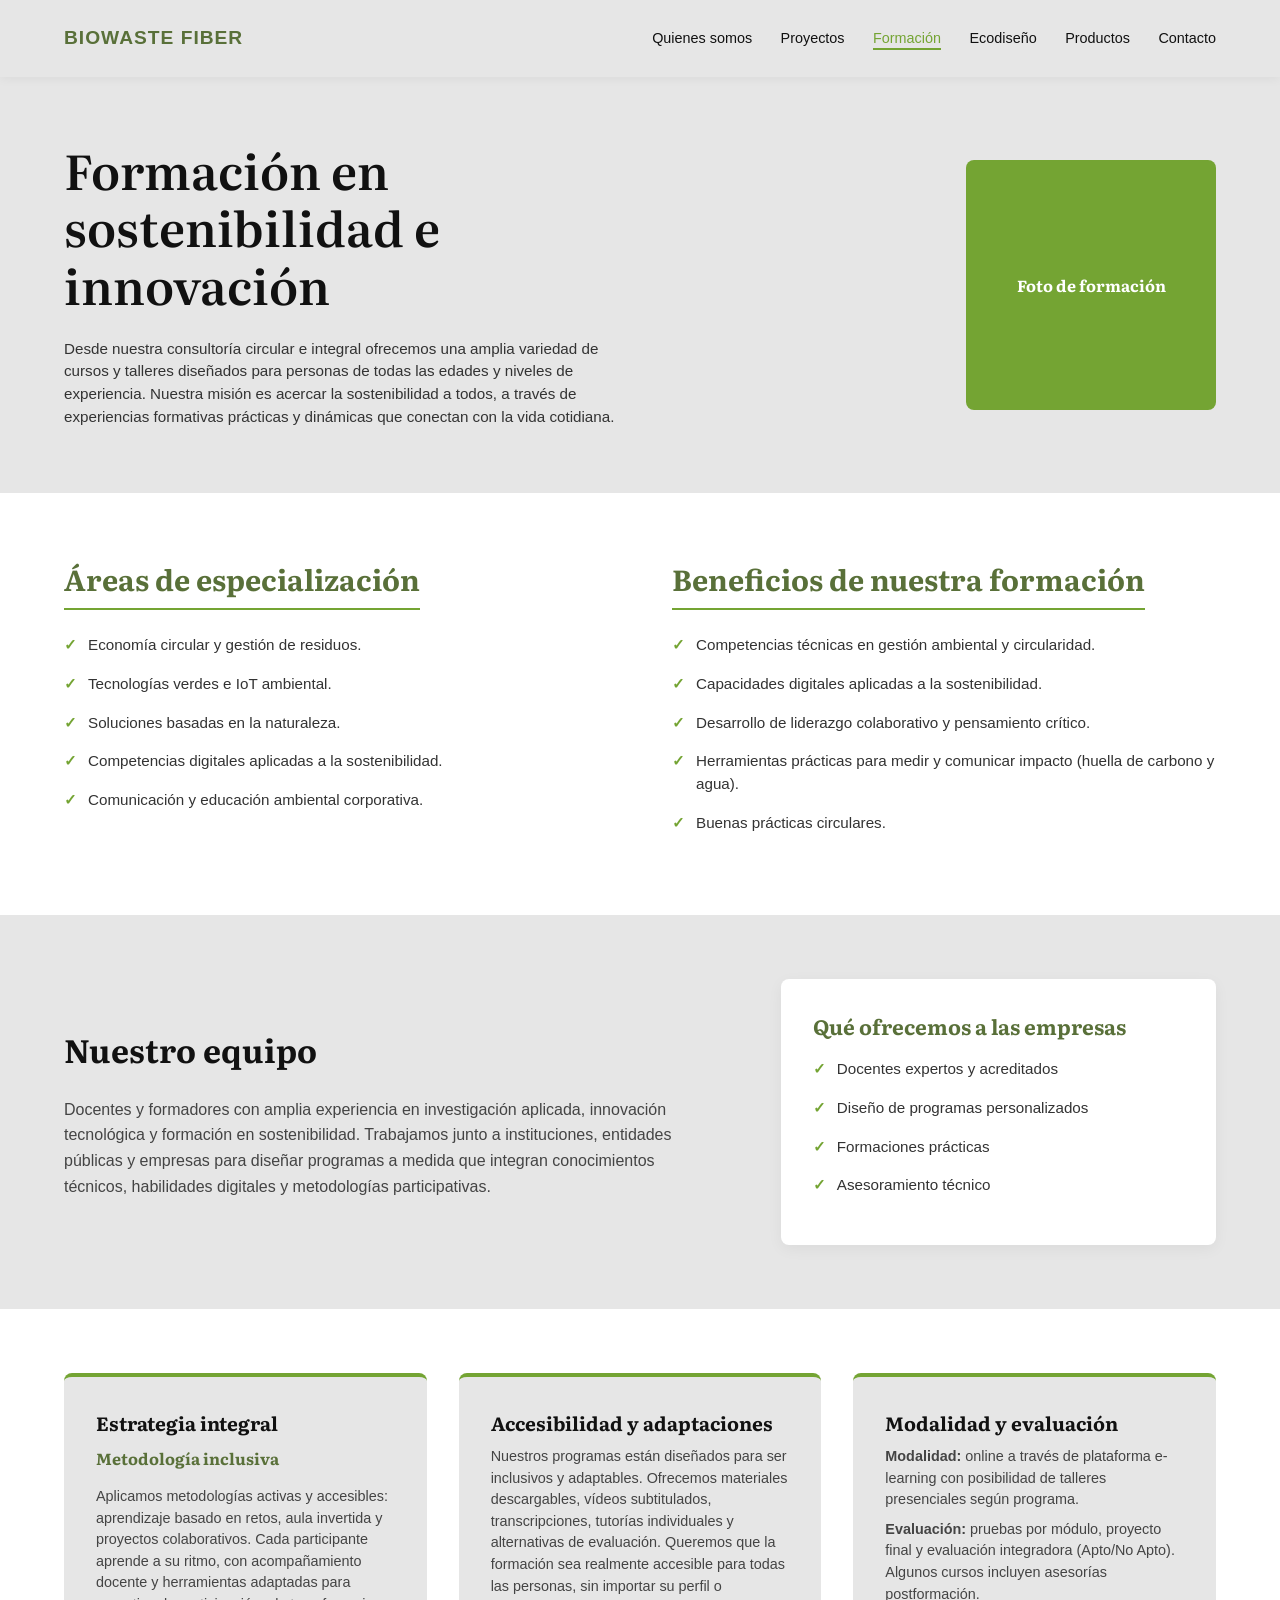
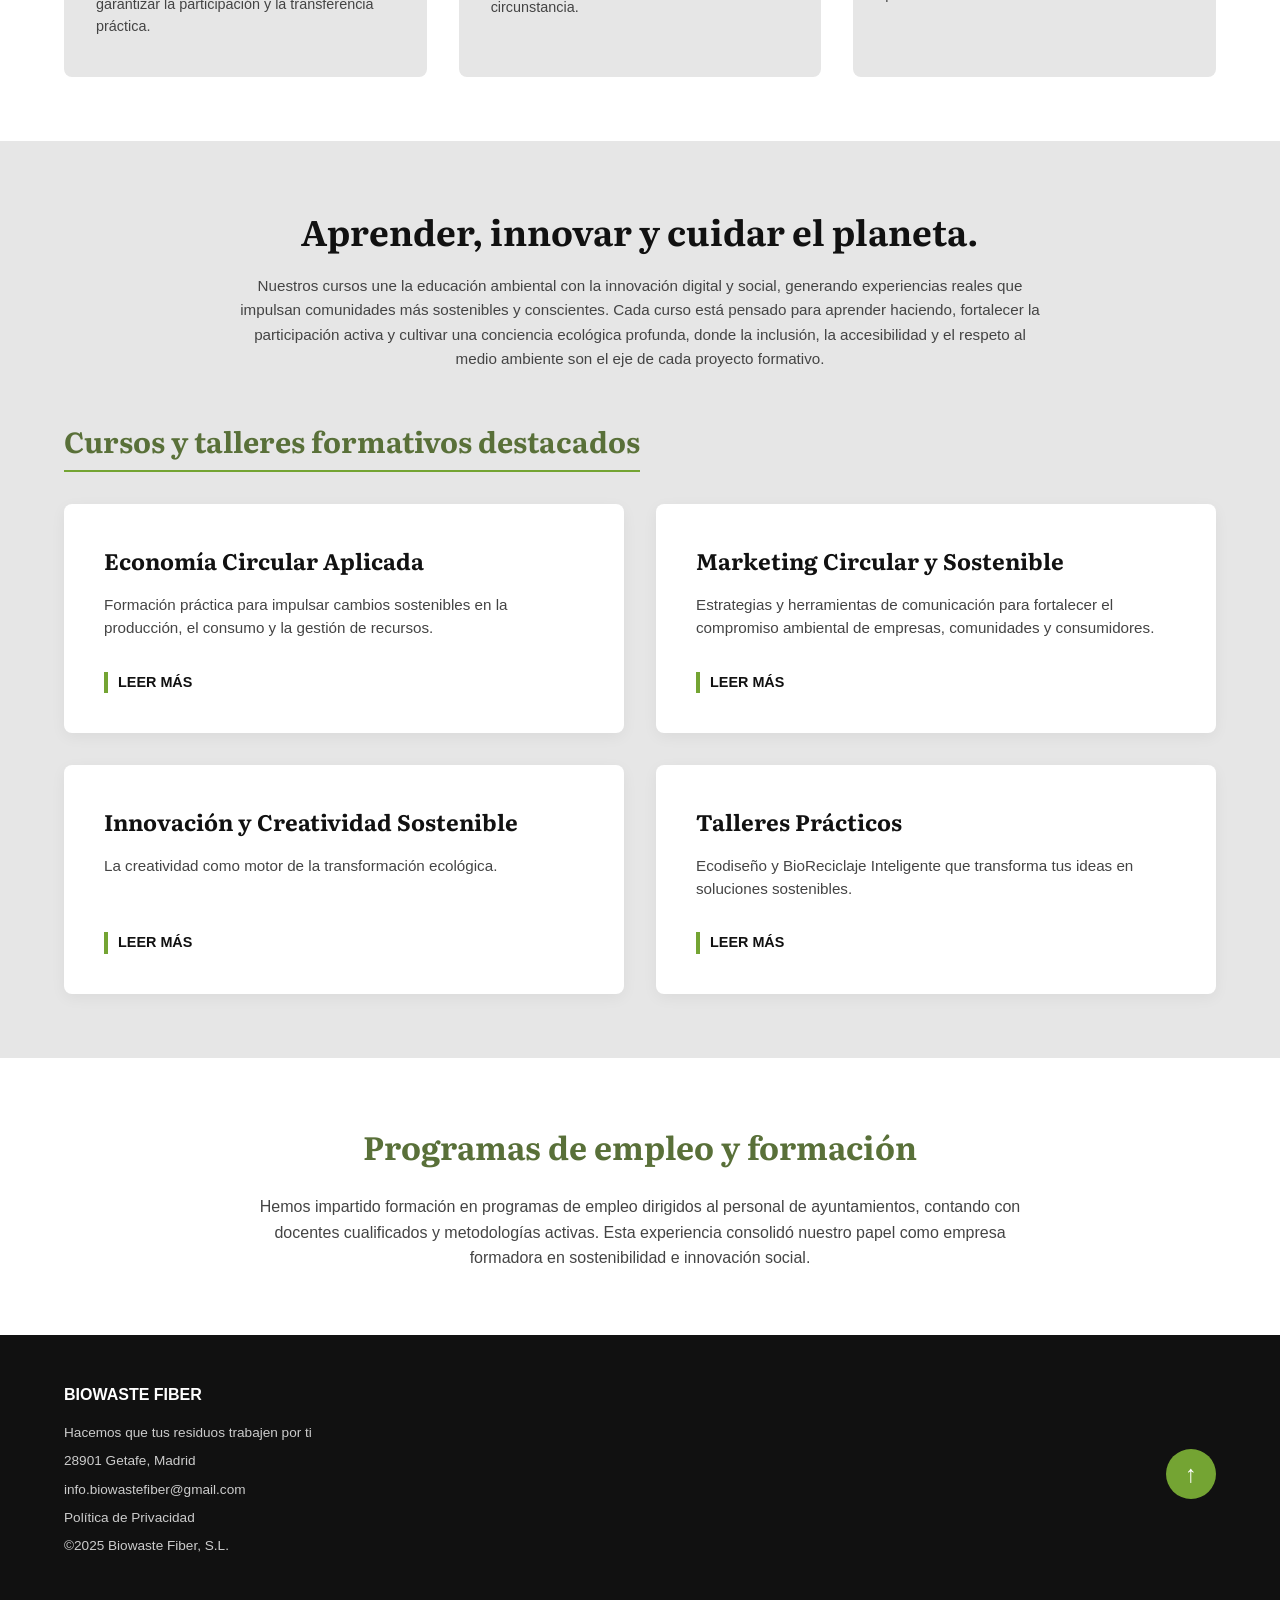
<file: formacion.html>
<!DOCTYPE html>
<html lang="es">
<head>
    <meta charset="UTF-8">
    <meta name="viewport" content="width=device-width, initial-scale=1.0">
    <title>Formación - Biowaste Fiber</title>
    <!-- Importación de fuentes -->
    <link rel="preconnect" href="https://fonts.googleapis.com">
    <link rel="preconnect" href="https://fonts.gstatic.com" crossorigin>
    <link href="https://fonts.googleapis.com/css2?family=Literata:opsz,wght@7..72,400;7..72,600&display=swap" rel="stylesheet">
    <!-- Ruta al CSS (asegúrate de que sea correcta) -->
    <link rel="stylesheet" href="css/style.css">
</head>
<body>

    <!-- Cabecera / Navegación (Sticky) -->
   <header class="header">
    <a href="index.html" class="logo">BIOWASTE FIBER</a>
    <nav class="nav">
        <a href="index.html">Quienes somos</a>
        <a href="proyectos.html">Proyectos</a>
        <a href="formacion.html" class="active">Formación</a>
        <a href="#">Ecodiseño</a>
        <a href="#">Productos</a>
        <a href="#">Contacto</a>
    </nav>
</header>

    <!-- Hero Section Formación -->
    <section class="hero training-hero">
        <div class="hero-content">
            <h1 class="fade-in-left">Formación en sostenibilidad e innovación</h1>
            <p class="fade-in-left delay-1">Desde nuestra consultoría circular e integral ofrecemos una amplia variedad de cursos y talleres diseñados para personas de todas las edades y niveles de experiencia. Nuestra misión es acercar la sostenibilidad a todos, a través de experiencias formativas prácticas y dinámicas que conectan con la vida cotidiana.</p>
        </div>
        <div class="hero-animation-container training-img-container">
            <!-- Marcador de posición para la imagen del hero de formación -->
            <div class="image-placeholder training-placeholder">Foto de formación</div>
        </div>
    </section>

    <!-- Áreas y Beneficios -->
    <section class="info-section">
        <div class="info-container">
            <div class="info-block">
                <h3>Áreas de especialización</h3>
                <ul class="bullet-list">
                    <li>Economía circular y gestión de residuos.</li>
                    <li>Tecnologías verdes e IoT ambiental.</li>
                    <li>Soluciones basadas en la naturaleza.</li>
                    <li>Competencias digitales aplicadas a la sostenibilidad.</li>
                    <li>Comunicación y educación ambiental corporativa.</li>
                </ul>
            </div>
            <div class="info-block">
                <h3>Beneficios de nuestra formación</h3>
                <ul class="bullet-list">
                    <li>Competencias técnicas en gestión ambiental y circularidad.</li>
                    <li>Capacidades digitales aplicadas a la sostenibilidad.</li>
                    <li>Desarrollo de liderazgo colaborativo y pensamiento crítico.</li>
                    <li>Herramientas prácticas para medir y comunicar impacto (huella de carbono y agua).</li>
                    <li>Buenas prácticas circulares.</li>
                </ul>
            </div>
        </div>
    </section>

    <!-- Nuestro Equipo y Oferta -->
    <section class="team-section">
        <div class="team-container">
            <div class="team-text">
                <h3>Nuestro equipo</h3>
                <p>Docentes y formadores con amplia experiencia en investigación aplicada, innovación tecnológica y formación en sostenibilidad. Trabajamos junto a instituciones, entidades públicas y empresas para diseñar programas a medida que integran conocimientos técnicos, habilidades digitales y metodologías participativas.</p>
            </div>
            <div class="team-offer">
                <h4>Qué ofrecemos a las empresas</h4>
                <ul class="bullet-list">
                    <li>Docentes expertos y acreditados</li>
                    <li>Diseño de programas personalizados</li>
                    <li>Formaciones prácticas</li>
                    <li>Asesoramiento técnico</li>
                </ul>
            </div>
        </div>
    </section>

    <!-- Metodología, Accesibilidad y Modalidad -->
    <section class="methodology-section">
        <div class="methodology-container">
            <div class="method-card">
                <h4>Estrategia integral</h4>
                <h5>Metodología inclusiva</h5>
                <p>Aplicamos metodologías activas y accesibles: aprendizaje basado en retos, aula invertida y proyectos colaborativos. Cada participante aprende a su ritmo, con acompañamiento docente y herramientas adaptadas para garantizar la participación y la transferencia práctica.</p>
            </div>
            <div class="method-card">
                <h4>Accesibilidad y adaptaciones</h4>
                <p>Nuestros programas están diseñados para ser inclusivos y adaptables. Ofrecemos materiales descargables, vídeos subtitulados, transcripciones, tutorías individuales y alternativas de evaluación. Queremos que la formación sea realmente accesible para todas las personas, sin importar su perfil o circunstancia.</p>
            </div>
            <div class="method-card">
                <h4>Modalidad y evaluación</h4>
                <p><strong>Modalidad:</strong> online a través de plataforma e-learning con posibilidad de talleres presenciales según programa.</p>
                <p><strong>Evaluación:</strong> pruebas por módulo, proyecto final y evaluación integradora (Apto/No Apto). Algunos cursos incluyen asesorías postformación.</p>
            </div>
        </div>
    </section>

    <!-- Cursos Destacados -->
    <section class="courses-section">
        <div class="courses-header">
            <h2>Aprender, innovar y cuidar el planeta.</h2>
            <p>Nuestros cursos une la educación ambiental con la innovación digital y social, generando experiencias reales que impulsan comunidades más sostenibles y conscientes. Cada curso está pensado para aprender haciendo, fortalecer la participación activa y cultivar una conciencia ecológica profunda, donde la inclusión, la accesibilidad y el respeto al medio ambiente son el eje de cada proyecto formativo.</p>
        </div>
        
        <h3 class="section-title">Cursos y talleres formativos destacados</h3>
        
        <div class="cards-grid">
            <div class="card">
                <h4>Economía Circular Aplicada</h4>
                <p>Formación práctica para impulsar cambios sostenibles en la producción, el consumo y la gestión de recursos.</p>
                <a href="#" class="read-more">LEER MÁS</a>
            </div>
            <div class="card">
                <h4>Marketing Circular y Sostenible</h4>
                <p>Estrategias y herramientas de comunicación para fortalecer el compromiso ambiental de empresas, comunidades y consumidores.</p>
                <a href="#" class="read-more">LEER MÁS</a>
            </div>
            <div class="card">
                <h4>Innovación y Creatividad Sostenible</h4>
                <p>La creatividad como motor de la transformación ecológica.</p>
                <a href="#" class="read-more">LEER MÁS</a>
            </div>
            <div class="card">
                <h4>Talleres Prácticos</h4>
                <p>Ecodiseño y BioReciclaje Inteligente que transforma tus ideas en soluciones sostenibles.</p>
                <a href="#" class="read-more">LEER MÁS</a>
            </div>
        </div>
    </section>

    <!-- Programas de Empleo -->
    <section class="employment-section">
        <div class="employment-container">
            <h3>Programas de empleo y formación</h3>
            <p>Hemos impartido formación en programas de empleo dirigidos al personal de ayuntamientos, contando con docentes cualificados y metodologías activas. Esta experiencia consolidó nuestro papel como empresa formadora en sostenibilidad e innovación social.</p>
        </div>
    </section>

    <!-- Pie de página -->
    <footer class="footer">
        <div class="footer-info">
            <p class="brand">BIOWASTE FIBER</p>
            <p>Hacemos que tus residuos trabajen por ti</p>
            <p>28901 Getafe, Madrid</p>
            <p>info.biowastefiber@gmail.com</p>
            <p><a href="#" style="color: #ccc; text-decoration: none;">Política de Privacidad</a></p>
            <p>&copy;2025 Biowaste Fiber, S.L.</p>
        </div>
        <div class="footer-arrow">
            <a href="#" class="arrow-btn">↑</a>
        </div>
    </footer>

    <!-- Ruta al JS -->
    <script src="js/script.js"></script>
</body>
</html>
</file>
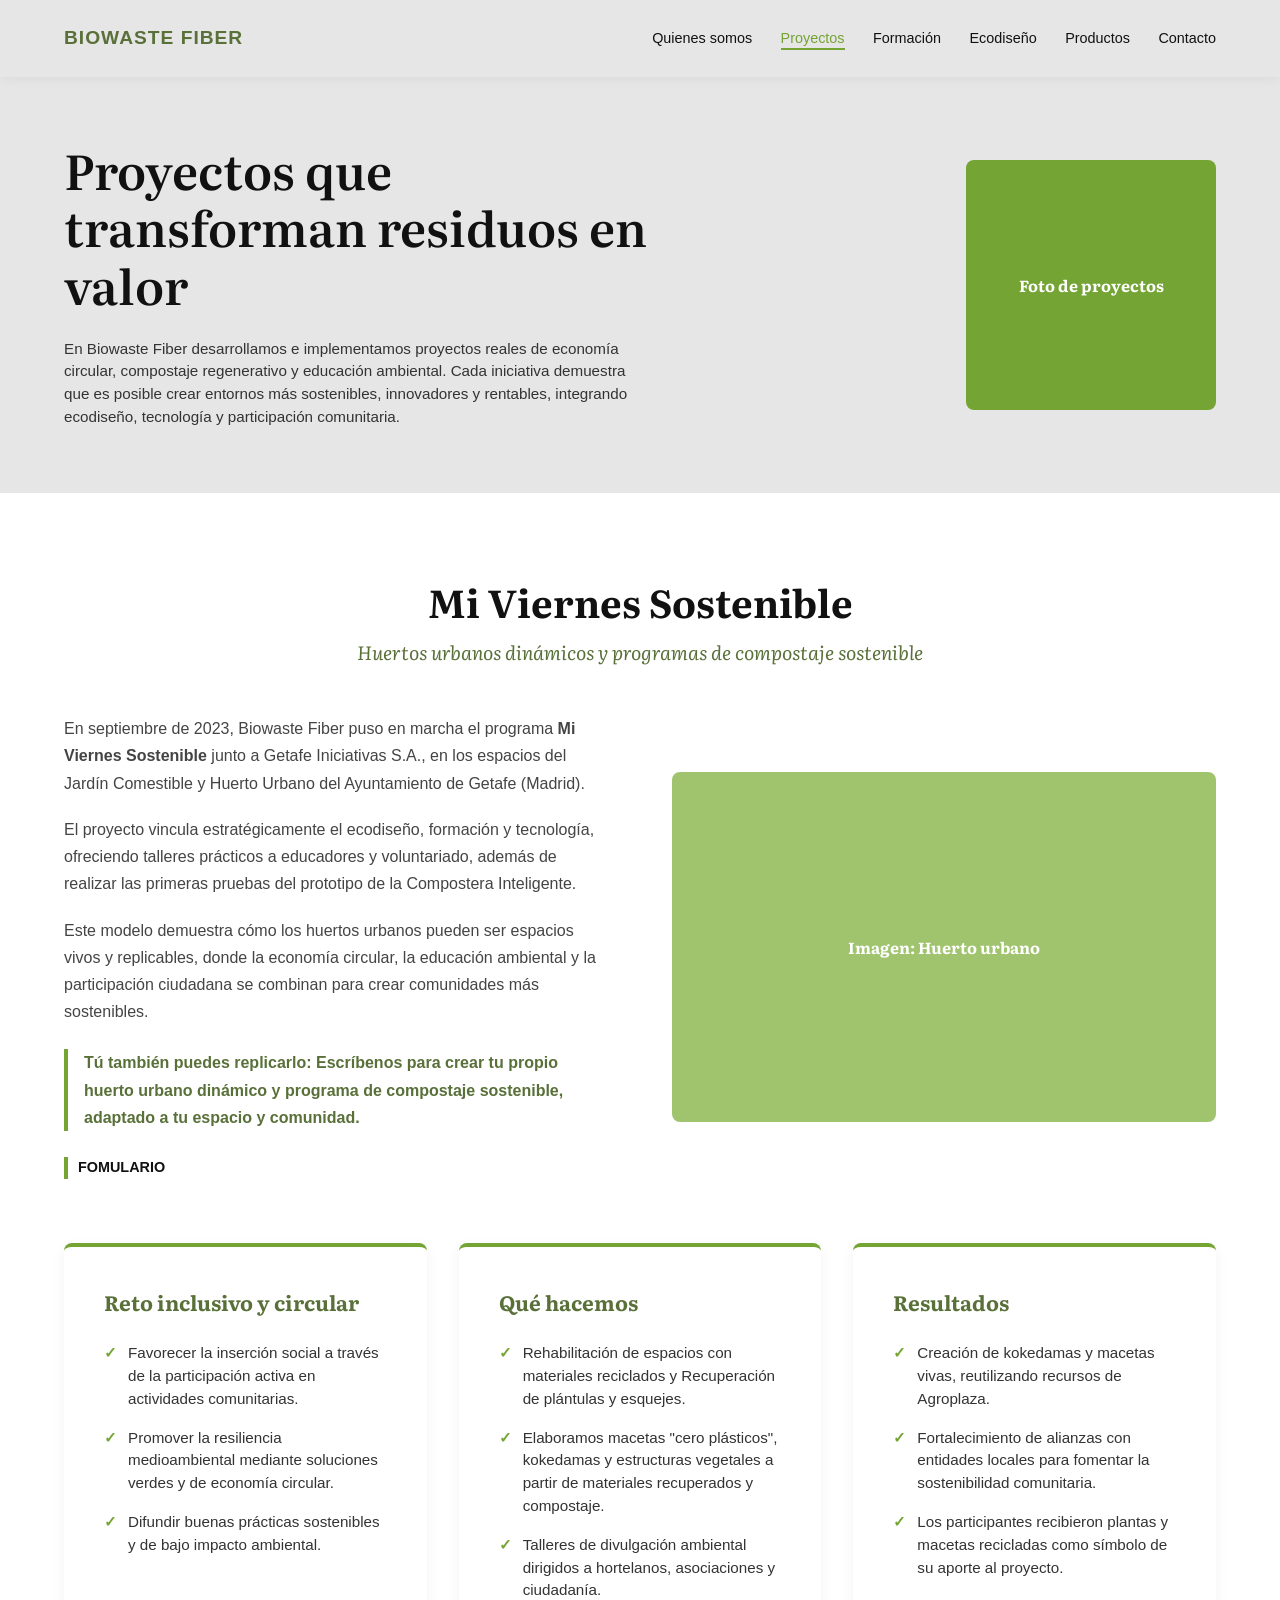
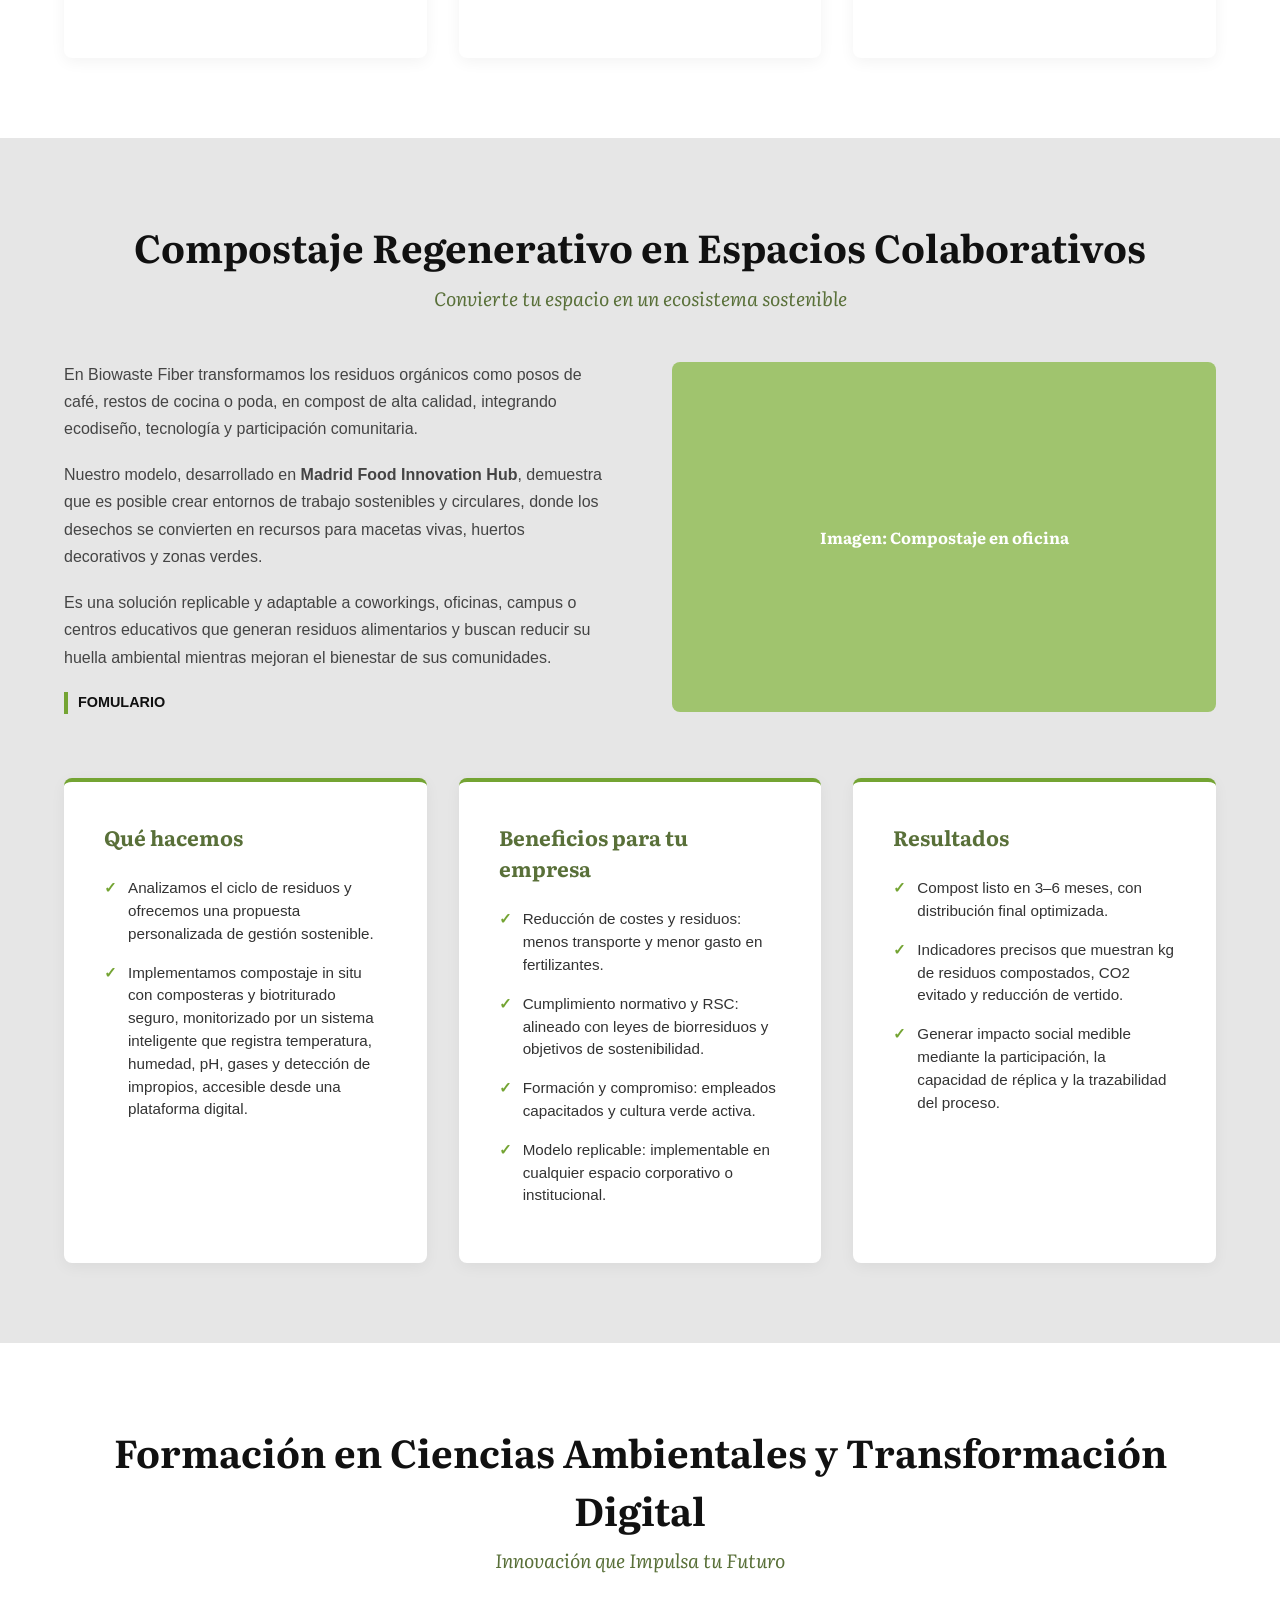
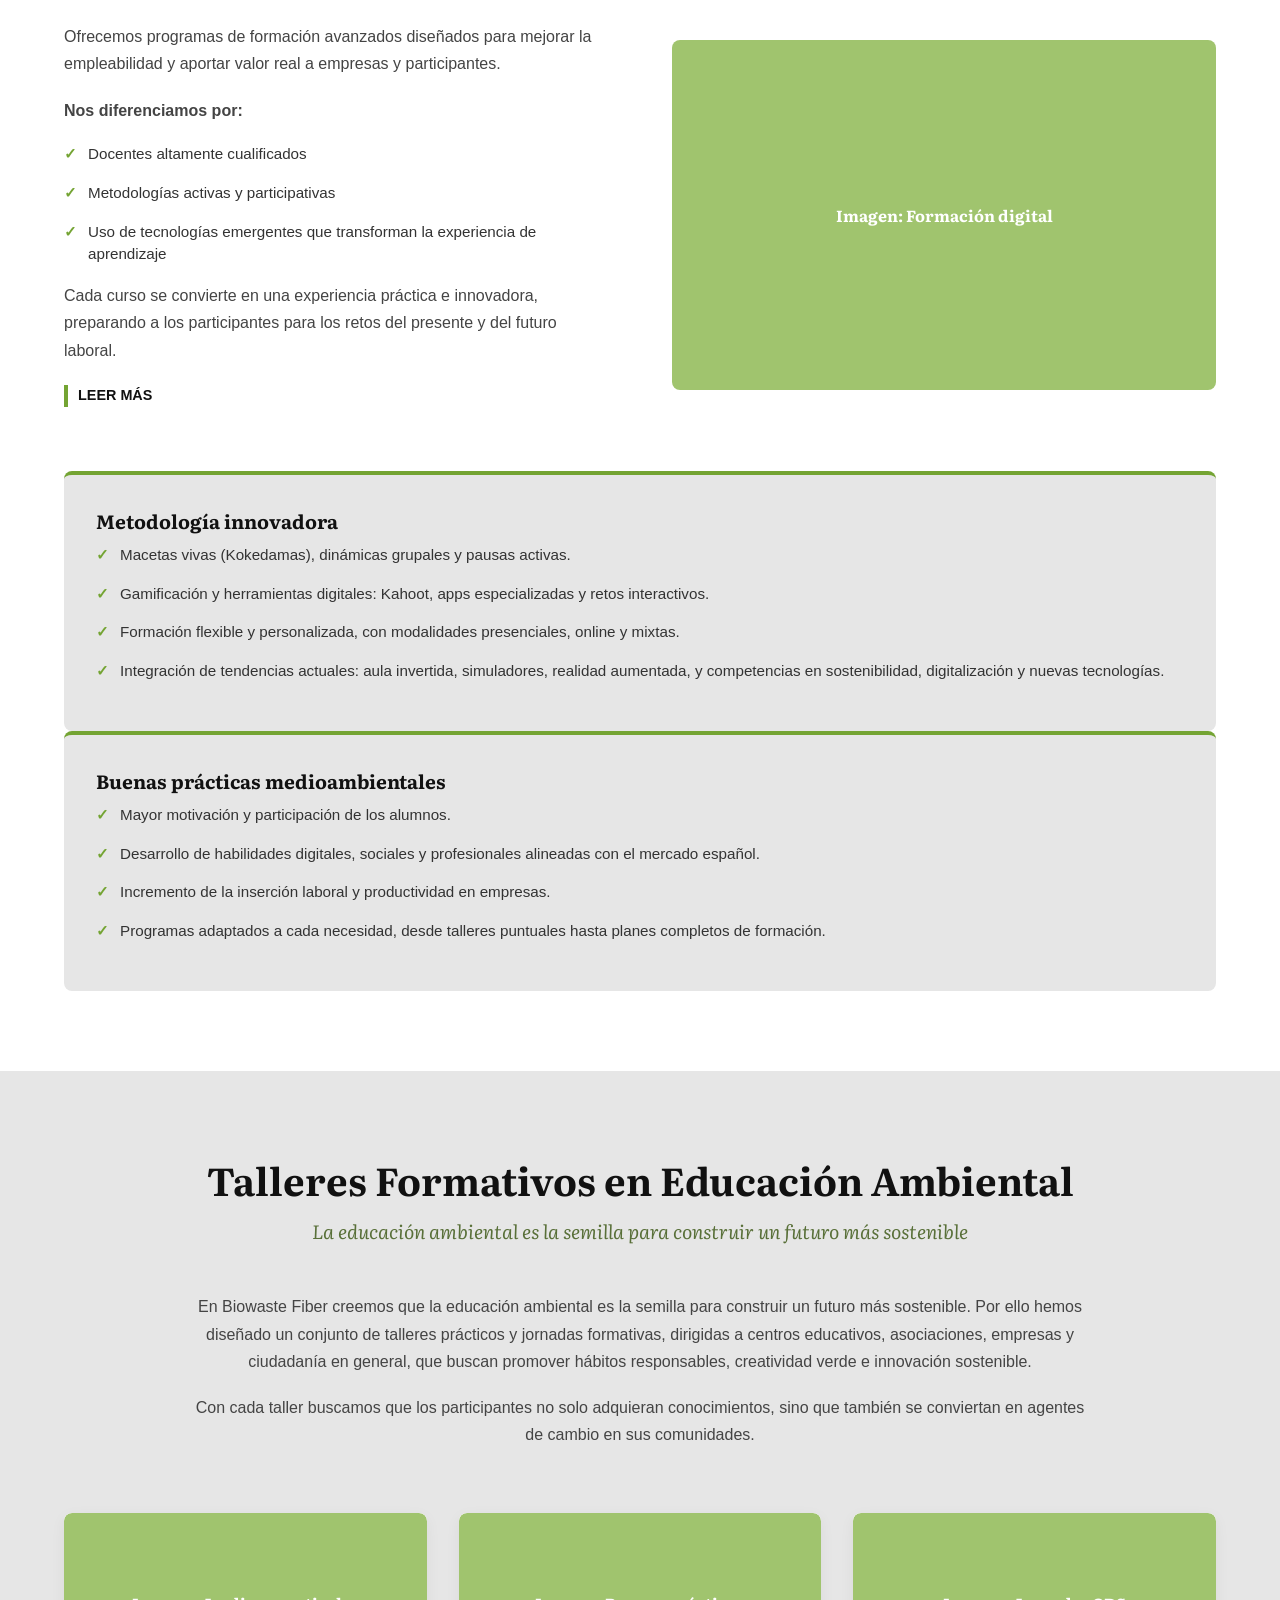
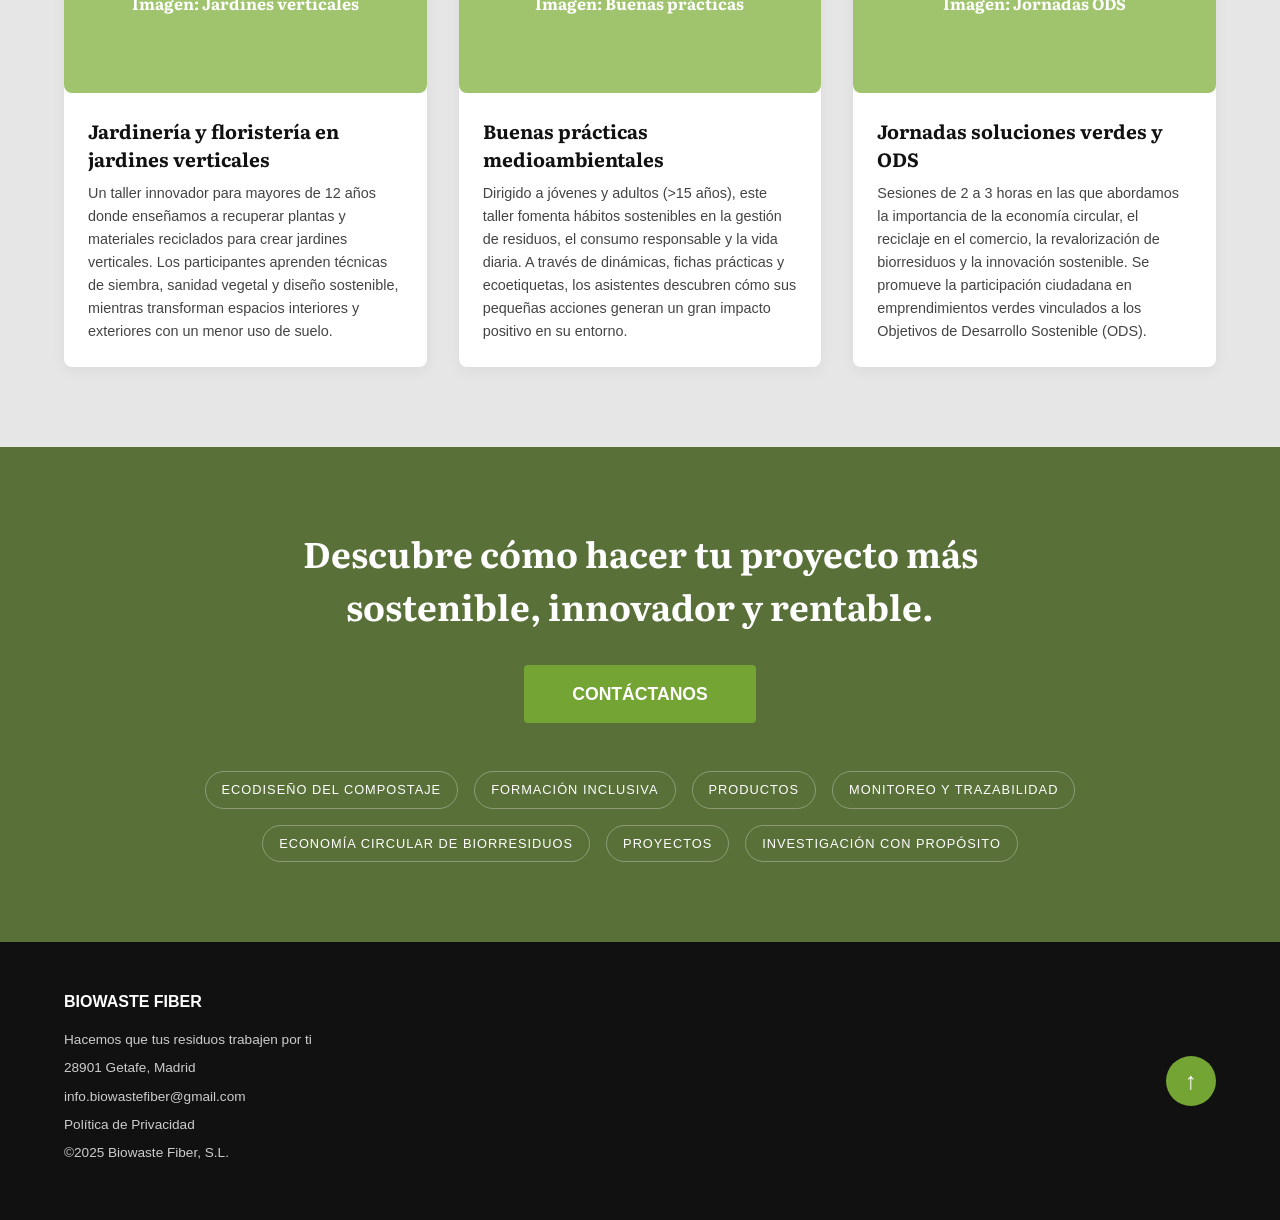
<file: proyectos.html>
<!DOCTYPE html>
<html lang="es">
<head>
    <meta charset="UTF-8">
    <meta name="viewport" content="width=device-width, initial-scale=1.0">
    <title>Proyectos - Biowaste Fiber</title>
    <!-- Importación de fuentes -->
    <link rel="preconnect" href="https://fonts.googleapis.com">
    <link rel="preconnect" href="https://fonts.gstatic.com" crossorigin>
    <link href="https://fonts.googleapis.com/css2?family=Literata:opsz,wght@7..72,400;7..72,600&display=swap" rel="stylesheet">
    <!-- Ruta al CSS -->
    <link rel="stylesheet" href="css/style.css">
</head>
<body>

    <!-- Cabecera / Navegación (Sticky) -->
 <header class="header">
    <a href="index.html" class="logo">BIOWASTE FIBER</a>
    <nav class="nav">
        <a href="index.html">Quienes somos</a>
        <a href="proyectos.html" class="active">Proyectos</a>
        <a href="formacion.html">Formación</a>
        <a href="#">Ecodiseño</a>
        <a href="#">Productos</a>
        <a href="#">Contacto</a>
    </nav>
</header>

    <!-- Hero Section Proyectos -->
    <section class="hero training-hero">
        <div class="hero-content">
            <h1 class="fade-in-left">Proyectos que transforman residuos en valor</h1>
            <p class="fade-in-left delay-1">En Biowaste Fiber desarrollamos e implementamos proyectos reales de economía circular, compostaje regenerativo y educación ambiental. Cada iniciativa demuestra que es posible crear entornos más sostenibles, innovadores y rentables, integrando ecodiseño, tecnología y participación comunitaria.</p>
        </div>
        <div class="hero-animation-container training-img-container">
            <!-- Marcador de posición para la imagen del hero de proyectos -->
            <div class="image-placeholder training-placeholder">Foto de proyectos</div>
        </div>
    </section>

    <!-- =========================================
         PROYECTO 1: MI VIERNES SOSTENIBLE
         ========================================= -->
    <section class="project-section">
        <div class="project-header">
            <h2>Mi Viernes Sostenible</h2>
            <p class="project-subtitle">Huertos urbanos dinámicos y programas de compostaje sostenible</p>
        </div>
        
        <div class="project-content-grid">
            <!-- Columna de texto -->
            <div class="project-text">
                <p>En septiembre de 2023, Biowaste Fiber puso en marcha el programa <strong>Mi Viernes Sostenible</strong> junto a Getafe Iniciativas S.A., en los espacios del Jardín Comestible y Huerto Urbano del Ayuntamiento de Getafe (Madrid).</p>
                <p>El proyecto vincula estratégicamente el ecodiseño, formación y tecnología, ofreciendo talleres prácticos a educadores y voluntariado, además de realizar las primeras pruebas del prototipo de la Compostera Inteligente.</p>
                <p>Este modelo demuestra cómo los huertos urbanos pueden ser espacios vivos y replicables, donde la economía circular, la educación ambiental y la participación ciudadana se combinan para crear comunidades más sostenibles.</p>
                <p class="highlight-text">Tú también puedes replicarlo: Escríbenos para crear tu propio huerto urbano dinámico y programa de compostaje sostenible, adaptado a tu espacio y comunidad.</p>
                <a href="#" class="read-more">FOMULARIO</a>
            </div>
            
            <!-- Columna de imagen (marcador de posición) -->
            <div class="project-image">
                <div class="image-placeholder project-img">Imagen: Huerto urbano</div>
            </div>
        </div>

        <!-- Tarjetas de detalles del proyecto -->
        <div class="project-details-grid">
            <div class="detail-card">
                <h4>Reto inclusivo y circular</h4>
                <ul class="bullet-list">
                    <li>Favorecer la inserción social a través de la participación activa en actividades comunitarias.</li>
                    <li>Promover la resiliencia medioambiental mediante soluciones verdes y de economía circular.</li>
                    <li>Difundir buenas prácticas sostenibles y de bajo impacto ambiental.</li>
                </ul>
            </div>
            <div class="detail-card">
                <h4>Qué hacemos</h4>
                <ul class="bullet-list">
                    <li>Rehabilitación de espacios con materiales reciclados y Recuperación de plántulas y esquejes.</li>
                    <li>Elaboramos macetas "cero plásticos", kokedamas y estructuras vegetales a partir de materiales recuperados y compostaje.</li>
                    <li>Talleres de divulgación ambiental dirigidos a hortelanos, asociaciones y ciudadanía.</li>
                </ul>
            </div>
            <div class="detail-card">
                <h4>Resultados</h4>
                <ul class="bullet-list">
                    <li>Creación de kokedamas y macetas vivas, reutilizando recursos de Agroplaza.</li>
                    <li>Fortalecimiento de alianzas con entidades locales para fomentar la sostenibilidad comunitaria.</li>
                    <li>Los participantes recibieron plantas y macetas recicladas como símbolo de su aporte al proyecto.</li>
                </ul>
            </div>
        </div>
    </section>

    <!-- =========================================
         PROYECTO 2: COMPOSTAJE REGENERATIVO
         ========================================= -->
    <section class="project-section project-alt-bg">
        <div class="project-header">
            <h2>Compostaje Regenerativo en Espacios Colaborativos</h2>
            <p class="project-subtitle">Convierte tu espacio en un ecosistema sostenible</p>
        </div>
        
        <div class="project-content-grid reverse">
            <!-- Columna de imagen (marcador de posición) -->
            <div class="project-image">
                <div class="image-placeholder project-img">Imagen: Compostaje en oficina</div>
            </div>

            <!-- Columna de texto -->
            <div class="project-text">
                <p>En Biowaste Fiber transformamos los residuos orgánicos como posos de café, restos de cocina o poda, en compost de alta calidad, integrando ecodiseño, tecnología y participación comunitaria.</p>
                <p>Nuestro modelo, desarrollado en <strong>Madrid Food Innovation Hub</strong>, demuestra que es posible crear entornos de trabajo sostenibles y circulares, donde los desechos se convierten en recursos para macetas vivas, huertos decorativos y zonas verdes.</p>
                <p>Es una solución replicable y adaptable a coworkings, oficinas, campus o centros educativos que generan residuos alimentarios y buscan reducir su huella ambiental mientras mejoran el bienestar de sus comunidades.</p>
                <a href="#" class="read-more">FOMULARIO</a>
            </div>
        </div>

        <!-- Tarjetas de detalles del proyecto -->
        <div class="project-details-grid">
            <div class="detail-card">
                <h4>Qué hacemos</h4>
                <ul class="bullet-list">
                    <li>Analizamos el ciclo de residuos y ofrecemos una propuesta personalizada de gestión sostenible.</li>
                    <li>Implementamos compostaje in situ con composteras y biotriturado seguro, monitorizado por un sistema inteligente que registra temperatura, humedad, pH, gases y detección de impropios, accesible desde una plataforma digital.</li>
                </ul>
            </div>
            <div class="detail-card">
                <h4>Beneficios para tu empresa</h4>
                <ul class="bullet-list">
                    <li>Reducción de costes y residuos: menos transporte y menor gasto en fertilizantes.</li>
                    <li>Cumplimiento normativo y RSC: alineado con leyes de biorresiduos y objetivos de sostenibilidad.</li>
                    <li>Formación y compromiso: empleados capacitados y cultura verde activa.</li>
                    <li>Modelo replicable: implementable en cualquier espacio corporativo o institucional.</li>
                </ul>
            </div>
            <div class="detail-card">
                <h4>Resultados</h4>
                <ul class="bullet-list">
                    <li>Compost listo en 3–6 meses, con distribución final optimizada.</li>
                    <li>Indicadores precisos que muestran kg de residuos compostados, CO2 evitado y reducción de vertido.</li>
                    <li>Generar impacto social medible mediante la participación, la capacidad de réplica y la trazabilidad del proceso.</li>
                </ul>
            </div>
        </div>
    </section>

    <!-- =========================================
         PROYECTO 3: FORMACIÓN EN CIENCIAS AMBIENTALES
         ========================================= -->
    <section class="project-section">
        <div class="project-header">
            <h2>Formación en Ciencias Ambientales y Transformación Digital</h2>
            <p class="project-subtitle">Innovación que Impulsa tu Futuro</p>
        </div>
        
        <div class="project-content-grid">
            <div class="project-text">
                <p>Ofrecemos programas de formación avanzados diseñados para mejorar la empleabilidad y aportar valor real a empresas y participantes.</p>
                <p><strong>Nos diferenciamos por:</strong></p>
                <ul class="bullet-list">
                    <li>Docentes altamente cualificados</li>
                    <li>Metodologías activas y participativas</li>
                    <li>Uso de tecnologías emergentes que transforman la experiencia de aprendizaje</li>
                </ul>
                <p>Cada curso se convierte en una experiencia práctica e innovadora, preparando a los participantes para los retos del presente y del futuro laboral.</p>
                <a href="#" class="read-more">LEER MÁS</a>
            </div>
            <div class="project-image">
                <div class="image-placeholder project-img">Imagen: Formación digital</div>
            </div>
        </div>

        <!-- Metodología Innovadora -->
        <div class="methodology-grid">
            <div class="method-card">
                <h4>Metodología innovadora</h4>
                <ul class="bullet-list">
                    <li>Macetas vivas (Kokedamas), dinámicas grupales y pausas activas.</li>
                    <li>Gamificación y herramientas digitales: Kahoot, apps especializadas y retos interactivos.</li>
                    <li>Formación flexible y personalizada, con modalidades presenciales, online y mixtas.</li>
                    <li>Integración de tendencias actuales: aula invertida, simuladores, realidad aumentada, y competencias en sostenibilidad, digitalización y nuevas tecnologías.</li>
                </ul>
            </div>
            <div class="method-card">
                <h4>Buenas prácticas medioambientales</h4>
                <ul class="bullet-list">
                    <li>Mayor motivación y participación de los alumnos.</li>
                    <li>Desarrollo de habilidades digitales, sociales y profesionales alineadas con el mercado español.</li>
                    <li>Incremento de la inserción laboral y productividad en empresas.</li>
                    <li>Programas adaptados a cada necesidad, desde talleres puntuales hasta planes completos de formación.</li>
                </ul>
            </div>
        </div>
    </section>

    <!-- =========================================
         TALLERES FORMATIVOS EN EDUCACIÓN AMBIENTAL
         ========================================= -->
    <section class="project-section project-alt-bg">
        <div class="project-header">
            <h2>Talleres Formativos en Educación Ambiental</h2>
            <p class="project-subtitle">La educación ambiental es la semilla para construir un futuro más sostenible</p>
        </div>
        
        <div class="project-text centered-text">
            <p>En Biowaste Fiber creemos que la educación ambiental es la semilla para construir un futuro más sostenible. Por ello hemos diseñado un conjunto de talleres prácticos y jornadas formativas, dirigidas a centros educativos, asociaciones, empresas y ciudadanía en general, que buscan promover hábitos responsables, creatividad verde e innovación sostenible.</p>
            <p>Con cada taller buscamos que los participantes no solo adquieran conocimientos, sino que también se conviertan en agentes de cambio en sus comunidades.</p>
        </div>

        <div class="workshops-grid">
            <div class="workshop-card">
                <div class="image-placeholder workshop-img">Imagen: Jardines verticales</div>
                <h4>Jardinería y floristería en jardines verticales</h4>
                <p>Un taller innovador para mayores de 12 años donde enseñamos a recuperar plantas y materiales reciclados para crear jardines verticales. Los participantes aprenden técnicas de siembra, sanidad vegetal y diseño sostenible, mientras transforman espacios interiores y exteriores con un menor uso de suelo.</p>
            </div>
            <div class="workshop-card">
                <div class="image-placeholder workshop-img">Imagen: Buenas prácticas</div>
                <h4>Buenas prácticas medioambientales</h4>
                <p>Dirigido a jóvenes y adultos (>15 años), este taller fomenta hábitos sostenibles en la gestión de residuos, el consumo responsable y la vida diaria. A través de dinámicas, fichas prácticas y ecoetiquetas, los asistentes descubren cómo sus pequeñas acciones generan un gran impacto positivo en su entorno.</p>
            </div>
            <div class="workshop-card">
                <div class="image-placeholder workshop-img">Imagen: Jornadas ODS</div>
                <h4>Jornadas soluciones verdes y ODS</h4>
                <p>Sesiones de 2 a 3 horas en las que abordamos la importancia de la economía circular, el reciclaje en el comercio, la revalorización de biorresiduos y la innovación sostenible. Se promueve la participación ciudadana en emprendimientos verdes vinculados a los Objetivos de Desarrollo Sostenible (ODS).</p>
            </div>
        </div>
    </section>

    <!-- Sección CTA Final -->
    <section class="cta-section">
        <h2>Descubre cómo hacer tu proyecto más sostenible, innovador y rentable.</h2>
        <a href="#" class="cta-button">CONTÁCTANOS</a>
        
        <div class="cta-tags">
            <span>ECODISEÑO DEL COMPOSTAJE</span>
            <span>FORMACIÓN INCLUSIVA</span>
            <span>PRODUCTOS</span>
            <span>MONITOREO Y TRAZABILIDAD</span>
            <span>ECONOMÍA CIRCULAR DE BIORRESIDUOS</span>
            <span>PROYECTOS</span>
            <span>INVESTIGACIÓN CON PROPÓSITO</span>
        </div>
    </section>

    <!-- Pie de página -->
    <footer class="footer">
        <div class="footer-info">
            <p class="brand">BIOWASTE FIBER</p>
            <p>Hacemos que tus residuos trabajen por ti</p>
            <p>28901 Getafe, Madrid</p>
            <p>info.biowastefiber@gmail.com</p>
            <p><a href="#" style="color: #ccc; text-decoration: none;">Política de Privacidad</a></p>
            <p>&copy;2025 Biowaste Fiber, S.L.</p>
        </div>
        <div class="footer-arrow">
            <a href="#" class="arrow-btn">↑</a>
        </div>
    </footer>

    <!-- Ruta al JS -->
    <script src="js/script.js"></script>
</body>
</html>
</file>
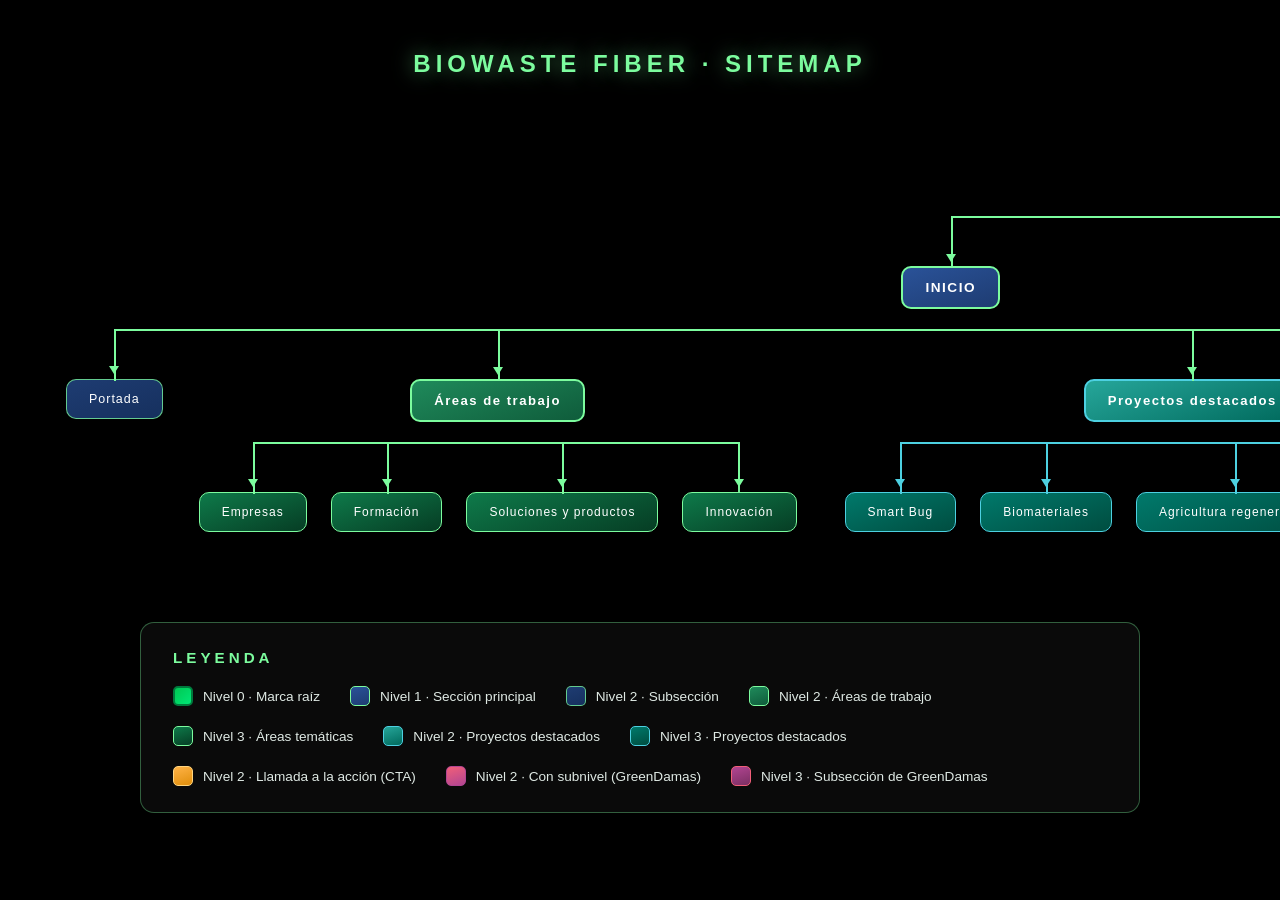
<file: sitemap.html>
<!DOCTYPE html>
<html lang="es">
<head>
<meta charset="UTF-8">
<meta name="viewport" content="width=device-width, initial-scale=1.0">
<title>Sitemap · BIOWASTE FIBER</title>
<style>
  * { box-sizing: border-box; margin: 0; padding: 0; }

  body {
    min-height: 100vh;
    font-family: 'Segoe UI', Arial, sans-serif;
    background: #000000;
    color: #fff;
    padding: 50px 30px 80px;
    overflow-x: auto;
  }

  h1 {
    text-align: center;
    color: #7CFC9E;
    letter-spacing: 5px;
    font-weight: 800;
    font-size: 1.5rem;
    margin-bottom: 60px;
    text-shadow: 0 0 20px rgba(124,252,158,0.55);
  }

  /* ==================== ÁRBOL ==================== */
  .tree {
    display: flex;
    justify-content: center;
    min-width: max-content;
  }

  .tree ul {
    list-style: none;
    display: flex;
    justify-content: center;
    padding: 20px 0 0 0;
    margin: 0;
  }

  .tree > ul { padding-top: 0; }

  .tree li {
    display: flex;
    flex-direction: column;
    align-items: center;
    position: relative;
    padding: 50px 12px 0;
  }

  /* Conectores (línea horizontal + vertical) */
  .tree li::before,
  .tree li::after {
    content: "";
    position: absolute;
    top: 0;
    width: 50%;
    height: 50px;
    border-top: 2px solid #7CFC9E;
  }

  .tree li::before { right: 50%; }
  .tree li::after  { left: 50%; border-left: 2px solid #7CFC9E; }

  /* Casos extremos */
  .tree li:first-child::before { border: 0 none; }
  .tree li:last-child::after   { border: 0 none; }
  .tree li:last-child::before  { border-right: 2px solid #7CFC9E; }

  .tree li:only-child::before,
  .tree li:only-child::after   { display: none; }
  .tree li:only-child          { padding-top: 0; }

  /* --- Subárbol GreenDamas en rosa --- */
  .sub-pink li::before,
  .sub-pink li::after          { border-top-color: #f15f79; }
  .sub-pink li::after          { border-left-color: #f15f79; }
  .sub-pink li:last-child::before { border-right-color: #f15f79; }

  /* --- Subárbol Proyectos destacados en turquesa --- */
  .sub-teal li::before,
  .sub-teal li::after          { border-top-color: #4dd0e1; }
  .sub-teal li::after          { border-left-color: #4dd0e1; }
  .sub-teal li:last-child::before { border-right-color: #4dd0e1; }

  /* ==================== NODOS ==================== */
  .node {
    display: inline-block;
    padding: 12px 22px;
    border-radius: 10px;
    font-weight: 700;
    letter-spacing: 1.5px;
    font-size: 0.85rem;
    white-space: nowrap;
    position: relative;
    box-shadow: 0 4px 14px rgba(0,0,0,0.35);
    transition: transform 0.25s, box-shadow 0.25s;
  }

  .node:hover {
    transform: translateY(-3px);
    box-shadow: 0 6px 20px rgba(0,0,0,0.5), 0 0 18px rgba(124,252,158,0.55);
  }

  /* Flecha hacia abajo encima de cada nodo */
  .node::before {
    content: "";
    position: absolute;
    top: -14px;
    left: 50%;
    transform: translateX(-50%);
    width: 0;
    height: 0;
    border-left: 5px solid transparent;
    border-right: 5px solid transparent;
    border-top: 8px solid #7CFC9E;
  }

  /* --- Nivel 0 · Raíz --- */
  .node.root {
    background: linear-gradient(135deg, #00c853, #00e676);
    color: #00230f;
    border: 3px solid #007a3d;
    padding: 16px 40px;
    font-size: 1.05rem;
    letter-spacing: 3px;
    font-weight: 800;
  }
  .node.root::before { display: none; }

  /* --- Nivel 1 --- */
  .node.n1 {
    background: linear-gradient(160deg, #2a5298, #1e3c72);
    border: 2px solid #7CFC9E;
    color: #ffffff;
  }

  /* --- Nivel 2 --- */
  .node.n2 {
    background: linear-gradient(160deg, #1e3c72, #16305e);
    border: 1.5px solid rgba(124,252,158,0.75);
    color: #ffffff;
    font-weight: 500;
    font-size: 0.78rem;
    letter-spacing: 1px;
  }

  /* --- Nivel 2 · Destacado (GreenDamas) --- */
  .node.destacado {
    background: linear-gradient(160deg, #f15f79, #b24592);
    border: 2.5px solid #b24592;
    color: #ffffff;
    font-weight: 800;
    font-size: 0.85rem;
  }

  /* --- Nivel 3 · Rosa (GreenDamas) --- */
  .node.n3 {
    background: linear-gradient(160deg, #b24592, #7a2f62);
    border: 1.5px solid #f15f79;
    color: #ffffff;
    font-weight: 500;
    font-size: 0.75rem;
    letter-spacing: 1px;
  }
  .node.n3::before { border-top-color: #f15f79; }

  /* --- Nivel 2 · Áreas de trabajo (verde) --- */
  .node.areas {
    background: linear-gradient(160deg, #1f8a5b, #0f5c3b);
    border: 2px solid #7CFC9E;
    color: #ffffff;
    font-weight: 800;
    font-size: 0.82rem;
  }

  /* --- Nivel 3 · Áreas temáticas (verde oscuro) --- */
  .node.n3v {
    background: linear-gradient(160deg, #0e7a4a, #063d24);
    border: 1.5px solid #7CFC9E;
    color: #ffffff;
    font-weight: 500;
    font-size: 0.75rem;
    letter-spacing: 1px;
  }

  /* --- Nivel 2 · Proyectos destacados (turquesa) --- */
  .node.destacados {
    background: linear-gradient(160deg, #26a69a, #00695c);
    border: 2px solid #4dd0e1;
    color: #ffffff;
    font-weight: 800;
    font-size: 0.82rem;
  }

  /* --- Nivel 3 · Proyectos destacados (turquesa oscuro) --- */
  .node.n3t {
    background: linear-gradient(160deg, #00796b, #004d40);
    border: 1.5px solid #4dd0e1;
    color: #ffffff;
    font-weight: 500;
    font-size: 0.75rem;
    letter-spacing: 1px;
  }
  .node.n3t::before { border-top-color: #4dd0e1; }

  /* --- Nivel 2 · CTA (ámbar) --- */
  .node.cta {
    background: linear-gradient(160deg, #ffb347, #e08e0b);
    border: 2px solid #ffd580;
    color: #2a1a00;
    font-weight: 800;
    font-size: 0.8rem;
  }

  /* ==================== LEYENDA ==================== */
  .leyenda {
    max-width: 1000px;
    margin: 90px auto 0;
    background: rgba(255,255,255,0.04);
    border: 1px solid rgba(124,252,158,0.35);
    border-radius: 14px;
    padding: 26px 32px;
  }

  .leyenda h2 {
    color: #7CFC9E;
    letter-spacing: 4px;
    font-size: 0.95rem;
    margin-bottom: 20px;
    font-weight: 700;
  }

  .leyenda ul {
    list-style: none;
    display: flex;
    flex-wrap: wrap;
    gap: 20px 30px;
  }

  .leyenda li {
    display: flex;
    align-items: center;
    gap: 10px;
    font-size: 0.85rem;
    color: #dfe9e4;
  }

  .swatch {
    width: 20px;
    height: 20px;
    border-radius: 5px;
    flex-shrink: 0;
  }

  .sw-root   { background: linear-gradient(135deg, #00c853, #00e676); border: 2px solid #007a3d; }
  .sw-n1     { background: linear-gradient(160deg, #2a5298, #1e3c72); border: 1.5px solid #7CFC9E; }
  .sw-n2     { background: linear-gradient(160deg, #1e3c72, #16305e); border: 1.5px solid rgba(124,252,158,0.75); }
  .sw-areas  { background: linear-gradient(160deg, #1f8a5b, #0f5c3b); border: 1.5px solid #7CFC9E; }
  .sw-n3v    { background: linear-gradient(160deg, #0e7a4a, #063d24); border: 1.5px solid #7CFC9E; }
  .sw-dest   { background: linear-gradient(160deg, #26a69a, #00695c); border: 1.5px solid #4dd0e1; }
  .sw-n3t    { background: linear-gradient(160deg, #00796b, #004d40); border: 1.5px solid #4dd0e1; }
  .sw-cta    { background: linear-gradient(160deg, #ffb347, #e08e0b); border: 1.5px solid #ffd580; }
  .sw-des    { background: linear-gradient(160deg, #f15f79, #b24592); border: 1.5px solid #b24592; }
  .sw-n3     { background: linear-gradient(160deg, #b24592, #7a2f62); border: 1.5px solid #f15f79; }
</style>
</head>
<body>

  <h1>BIOWASTE FIBER · SITEMAP</h1>

  <div class="tree">
    <ul>
      <li>
        <div class="node root">BIOWASTE FIBER</div>
        <ul>

          <!-- ============ INICIO ============ -->
          <li>
            <div class="node n1">INICIO</div>
            <ul>
              <li><div class="node n2">Portada</div></li>

              <!-- Áreas de trabajo -->
              <li>
                <div class="node areas">Áreas de trabajo</div>
                <ul>
                  <li><div class="node n3v">Empresas</div></li>
                  <li><div class="node n3v">Formación</div></li>
                  <li><div class="node n3v">Soluciones y productos</div></li>
                  <li><div class="node n3v">Innovación</div></li>
                </ul>
              </li>

              <!-- Proyectos destacados -->
              <li>
                <div class="node destacados">Proyectos destacados</div>
                <ul class="sub-teal">
                  <li><div class="node n3t">Smart Bug</div></li>
                  <li><div class="node n3t">Biomateriales</div></li>
                  <li><div class="node n3t">Agricultura regenerativa</div></li>
                  <li><div class="node n3t">Mi Viernes Sostenible</div></li>
                </ul>
              </li>

              <!-- CTA -->
              <li>
                <div class="node cta">Llamada a la acción<br>
                  <span style="font-size:.7rem;font-weight:500;">(Hablemos de economía circular)</span>
                </div>
              </li>
            </ul>
          </li>

          <!-- ============ EMPRESAS ============ -->
          <li>
            <div class="node n1">EMPRESAS</div>
            <ul>
              <li><div class="node n2">Consultoría</div></li>
              <li><div class="node n2">Gestión y valorización</div></li>
              <li><div class="node n2">Trazabilidad</div></li>
            </ul>
          </li>

          <!-- ============ FORMACIÓN ============ -->
          <li>
            <div class="node n1">FORMACIÓN</div>
            <ul>
              <li><div class="node n2">Cursos</div></li>
              <li><div class="node n2">Talleres</div></li>
              <li><div class="node n2">Teambuilding</div></li>
            </ul>
          </li>

          <!-- ============ SOLUCIONES ============ -->
          <li>
            <div class="node n1">SOLUCIONES</div>
            <ul>
              <li><div class="node n2">Smart Bug</div></li>
              <li>
                <div class="node destacado">GreenDamas</div>
                <ul class="sub-pink">
                  <li><div class="node n3">Kokedamas</div></li>
                  <li><div class="node n3">Bases de kokedamas</div></li>
                </ul>
              </li>
            </ul>
          </li>

          <!-- ============ PROYECTOS ============ -->
          <li>
            <div class="node n1">PROYECTOS</div>
            <ul>
              <li><div class="node n2">Biomateriales</div></li>
              <li><div class="node n2">Mi Viernes Sostenible</div></li>
              <li><div class="node n2">Agricultura regenerativa</div></li>
              <li><div class="node n2">Investigación e innovación</div></li>
            </ul>
          </li>

          <!-- ============ NOSOTROS ============ -->
          <li>
            <div class="node n1">NOSOTROS</div>
          </li>

          <!-- ============ CONTACTO ============ -->
          <li>
            <div class="node n1">CONTACTO</div>
          </li>

        </ul>
      </li>
    </ul>
  </div>

  <div class="leyenda">
    <h2>LEYENDA</h2>
    <ul>
      <li><span class="swatch sw-root"></span> Nivel 0 · Marca raíz</li>
      <li><span class="swatch sw-n1"></span> Nivel 1 · Sección principal</li>
      <li><span class="swatch sw-n2"></span> Nivel 2 · Subsección</li>
      <li><span class="swatch sw-areas"></span> Nivel 2 · Áreas de trabajo</li>
      <li><span class="swatch sw-n3v"></span> Nivel 3 · Áreas temáticas</li>
      <li><span class="swatch sw-dest"></span> Nivel 2 · Proyectos destacados</li>
      <li><span class="swatch sw-n3t"></span> Nivel 3 · Proyectos destacados</li>
      <li><span class="swatch sw-cta"></span> Nivel 2 · Llamada a la acción (CTA)</li>
      <li><span class="swatch sw-des"></span> Nivel 2 · Con subnivel (GreenDamas)</li>
      <li><span class="swatch sw-n3"></span> Nivel 3 · Subsección de GreenDamas</li>
    </ul>
  </div>

</body>
</html>
</file>
<file: css/style.css>
/* --- Variables y Reseteo --- */
:root {
    --verde-claro: #74a433;
    --verde-oscuro: #597039;
    --gris-fondo: #e6e6e6;
    --negro: #111111;
    --blanco: #ffffff;
    --font-headings: 'Literata', Georgia, serif;
    --font-body: 'Helvetica Neue', Helvetica, Arial, sans-serif;
}

* {
    margin: 0;
    padding: 0;
    box-sizing: border-box;
}

body {
    font-family: var(--font-body);
    color: var(--negro);
    line-height: 1.5;
    background-color: var(--blanco);
    overflow-x: hidden;
}

/* --- Header / Navegación --- */
.header {
    display: flex;
    justify-content: space-between;
    align-items: center;
    padding: 1.5rem 4rem;
    background-color: var(--gris-fondo);
    position: sticky;
    top: 0;
    z-index: 1000;
    box-shadow: 0 2px 10px rgba(0,0,0,0.05);
}

.logo {
    font-weight: bold;
    font-size: 1.2rem;
    color: var(--verde-oscuro);
    letter-spacing: 1px;
    text-decoration: none;
}

.nav a {
    text-decoration: none;
    color: var(--negro);
    margin-left: 1.5rem;
    font-size: 0.9rem;
    font-weight: 500;
    transition: color 0.3s ease, border-bottom 0.3s ease;
    padding-bottom: 2px;
    border-bottom: 2px solid transparent;
}

.nav a:hover, .nav a.active {
    color: var(--verde-claro);
    border-bottom: 2px solid var(--verde-claro);
}

/* --- Hero Section (General) --- */
.hero {
    display: flex;
    justify-content: space-between;
    align-items: center;
    background-color: var(--gris-fondo);
    padding: 5rem 4rem;
}

.hero-content {
    max-width: 55%;
}

.hero h1 {
    font-family: var(--font-headings);
    font-size: 3rem;
    font-weight: 600;
    line-height: 1.2;
    margin-bottom: 1.5rem;
    color: var(--negro);
}

.hero p {
    font-size: 0.95rem;
    color: #333;
    max-width: 90%;
}

/* Animación de entrada Fade In Left */
.fade-in-left {
    opacity: 0;
    transform: translateX(-50px);
    animation: fadeInLeft 1s ease-out forwards;
}

.delay-1 {
    animation-delay: 0.3s;
}

@keyframes fadeInLeft {
    to {
        opacity: 1;
        transform: translateX(0);
    }
}

/* Animación del Hero (Gráfico del Index) */
.hero-animation-container {
    position: relative;
    width: 280px;
    height: 280px;
    display: flex;
    justify-content: center;
    align-items: center;
    margin-left: auto; 
    margin-right: 8rem;
}

.arrows-img {
    position: absolute;
    width: 100%;
    height: 100%;
    object-fit: contain;
    animation: girar 15s linear infinite;
}

.leaves-img {
    position: absolute;
    width: 65%;
    height: 65%;
    object-fit: contain;
    z-index: 2;
}

@keyframes girar {
    from { transform: rotate(0deg); }
    to { transform: rotate(360deg); }
}

/* --- Botón Leer Más --- */
.read-more {
    display: inline-block;
    color: var(--negro);
    text-decoration: none;
    font-weight: bold;
    font-size: 0.9rem;
    border-left: 4px solid var(--verde-claro);
    padding-left: 10px;
    transition: color 0.3s ease;
}
.read-more:hover { color: var(--verde-claro); }

/* --- Stats Section (Ancho completo) --- */
.stats {
    display: grid;
    grid-template-columns: 1fr 1fr;
    width: 100%;
}

.stat-box {
    padding: 4rem 2rem;
    color: var(--blanco);
    display: flex;
    flex-direction: column;
    justify-content: center;
    align-items: center;
    text-align: center;
}

.stat-box h2 {
    font-size: 4.5rem;
    font-weight: bold;
    line-height: 1;
    margin-bottom: 0.5rem;
}

.stat-box p {
    font-size: 1.2rem;
    font-weight: normal;
}

.light-green { background-color: var(--verde-claro); }
.dark-green { background-color: var(--verde-oscuro); }

/* --- Footer --- */
.footer {
    background-color: var(--negro);
    color: var(--blanco);
    padding: 3rem 4rem;
    display: flex;
    justify-content: space-between;
    align-items: center;
}
.footer-info p {
    font-size: 0.85rem;
    margin-bottom: 0.5rem;
    color: #ccc;
}
.footer-info .brand {
    font-weight: bold;
    color: var(--blanco);
    font-size: 1rem;
    margin-bottom: 1rem;
}
.footer-arrow { display: flex; justify-content: center; align-items: center; }
.arrow-btn {
    display: flex;
    justify-content: center;
    align-items: center;
    width: 50px;
    height: 50px;
    background-color: var(--verde-claro);
    color: var(--blanco);
    text-decoration: none;
    border-radius: 50%;
    font-size: 1.5rem;
    transition: background-color 0.3s ease, transform 0.3s ease;
}
.arrow-btn:hover {
    background-color: var(--verde-oscuro);
    transform: translateY(-5px);
}

/* =========================================
   ESTILOS ESPECÍFICOS PARA LA PÁGINA DE FORMACIÓN
   ========================================= */

/* Hero de Formación */
.training-hero {
    padding: 4rem;
}

.training-img-container {
    width: 250px;
    height: 250px;
    margin-right: 0;
}

/* Marcadores de posición de imágenes */
.image-placeholder {
    width: 100%;
    height: 100%;
    background-color: var(--verde-claro);
    border-radius: 8px;
    display: flex;
    justify-content: center;
    align-items: center;
    color: var(--blanco);
    font-weight: bold;
    font-family: var(--font-headings);
    text-align: center;
    padding: 1rem;
}

/* Sección de Áreas y Beneficios */
.info-section {
    padding: 4rem;
    background-color: var(--blanco);
}

.info-container {
    max-width: 1200px;
    margin: 0 auto;
    display: grid;
    grid-template-columns: 1fr 1fr;
    gap: 4rem;
}

.info-block h3 {
    font-family: var(--font-headings);
    font-size: 1.8rem;
    color: var(--verde-oscuro);
    margin-bottom: 1.5rem;
    border-bottom: 2px solid var(--verde-claro);
    padding-bottom: 0.5rem;
    display: inline-block;
}

.bullet-list {
    list-style: none;
}

.bullet-list li {
    position: relative;
    padding-left: 1.5rem;
    margin-bottom: 1rem;
    font-size: 0.95rem;
    color: #333;
}

.bullet-list li::before {
    content: "✓";
    position: absolute;
    left: 0;
    color: var(--verde-claro);
    font-weight: bold;
}

/* Sección Nuestro Equipo */
.team-section {
    background-color: var(--gris-fondo);
    padding: 4rem;
}

.team-container {
    max-width: 1200px;
    margin: 0 auto;
    display: grid;
    grid-template-columns: 1.5fr 1fr;
    gap: 4rem;
    align-items: center;
}

.team-text h3 {
    font-family: var(--font-headings);
    font-size: 2rem;
    margin-bottom: 1.5rem;
    color: var(--negro);
}

.team-text p {
    font-size: 1rem;
    color: #444;
    line-height: 1.6;
}

.team-offer {
    background-color: var(--blanco);
    padding: 2rem;
    border-radius: 8px;
    box-shadow: 0 4px 15px rgba(0,0,0,0.05);
}

.team-offer h4 {
    font-family: var(--font-headings);
    font-size: 1.3rem;
    margin-bottom: 1rem;
    color: var(--verde-oscuro);
}

/* Sección Metodología */
.methodology-section {
    padding: 4rem;
    background-color: var(--blanco);
}

.methodology-container {
    max-width: 1200px;
    margin: 0 auto;
    display: grid;
    grid-template-columns: repeat(3, 1fr);
    gap: 2rem;
}

.method-card {
    background-color: var(--gris-fondo);
    padding: 2rem;
    border-radius: 8px;
    border-top: 4px solid var(--verde-claro);
}

.method-card h4 {
    font-family: var(--font-headings);
    font-size: 1.2rem;
    margin-bottom: 0.5rem;
    color: var(--negro);
}

.method-card h5 {
    font-family: var(--font-headings);
    font-size: 1rem;
    color: var(--verde-oscuro);
    margin-bottom: 1rem;
}

.method-card p {
    font-size: 0.9rem;
    color: #444;
    line-height: 1.5;
    margin-bottom: 0.5rem;
}

/* Sección Cursos */
.courses-section {
    padding: 4rem;
    background-color: var(--gris-fondo);
}

.courses-header {
    max-width: 1200px;
    margin: 0 auto 3rem auto;
    text-align: center;
}

.courses-header h2 {
    font-family: var(--font-headings);
    font-size: 2.2rem;
    margin-bottom: 1rem;
    color: var(--negro);
}

.courses-header p {
    font-size: 0.95rem;
    color: #444;
    max-width: 800px;
    margin: 0 auto;
    line-height: 1.6;
}

.section-title {
    font-family: var(--font-headings);
    font-size: 1.8rem;
    color: var(--verde-oscuro);
    margin-bottom: 2rem;
    max-width: 1200px;
    margin-left: auto;
    margin-right: auto;
    border-bottom: 2px solid var(--verde-claro);
    padding-bottom: 0.5rem;
    display: inline-block;
}

.cards-grid {
    max-width: 1200px;
    margin: 0 auto;
    display: grid;
    grid-template-columns: repeat(2, 1fr);
    gap: 2rem;
}

.card {
    background-color: var(--blanco);
    padding: 2.5rem;
    border-radius: 8px;
    box-shadow: 0 4px 15px rgba(0,0,0,0.05);
    display: flex;
    flex-direction: column;
    justify-content: space-between;
    transition: transform 0.3s ease;
}

.card:hover {
    transform: translateY(-5px);
}

.card h4 {
    font-family: var(--font-headings);
    font-size: 1.4rem;
    margin-bottom: 1rem;
    color: var(--negro);
}

.card p {
    font-size: 0.95rem;
    color: #444;
    margin-bottom: 2rem;
    flex-grow: 1;
}

/* Sección Programas de Empleo */
.employment-section {
    padding: 4rem;
    background-color: var(--blanco);
    text-align: center;
}

.employment-container {
    max-width: 800px;
    margin: 0 auto;
}

.employment-container h3 {
    font-family: var(--font-headings);
    font-size: 2rem;
    margin-bottom: 1.5rem;
    color: var(--verde-oscuro);
}

.employment-container p {
    font-size: 1rem;
    color: #444;
    line-height: 1.6;
}

/* =========================================
   ESTILOS PARA LA PÁGINA DE INICIO (NUEVAS SECCIONES)
   ========================================= */

/* Sección de Introducción (Pilares) */
.intro-section {
    padding: 4rem;
    background-color: var(--blanco);
}

.intro-container {
    max-width: 1200px;
    margin: 0 auto;
    display: grid;
    grid-template-columns: repeat(3, 1fr);
    gap: 3rem;
}

.intro-text h2 {
    font-family: var(--font-headings);
    font-size: 1.8rem;
    color: var(--verde-oscuro);
    margin-bottom: 1rem;
}

.intro-text p {
    font-size: 0.95rem;
    color: #444;
    margin-bottom: 1.5rem;
}

/* Sección de Proceso */
.process-section {
    padding: 4rem;
    background-color: var(--gris-fondo);
}

.process-header {
    max-width: 1200px;
    margin: 0 auto 3rem auto;
    text-align: center;
}

.process-header h2 {
    font-family: var(--font-headings);
    font-size: 2.2rem;
    margin-bottom: 1rem;
    color: var(--negro);
}

.process-header p {
    font-size: 0.95rem;
    color: #444;
    max-width: 900px;
    margin: 0 auto 1.5rem auto;
    line-height: 1.6;
}

.process-grid {
    max-width: 1200px;
    margin: 0 auto;
    display: grid;
    grid-template-columns: repeat(3, 1fr);
    gap: 2rem;
}

.process-card {
    background-color: var(--blanco);
    border-radius: 8px;
    overflow: hidden;
    box-shadow: 0 4px 15px rgba(0,0,0,0.05);
}

.process-card h4 {
    font-family: var(--font-headings);
    font-size: 1.1rem;
    padding: 1.5rem;
    color: var(--negro);
    text-align: center;
}

.process-img {
    height: 220px;
    background-color: #a0c46e;
}

/* Sección de Investigación */
.research-section {
    padding: 4rem;
    background-color: var(--blanco);
}

.research-container {
    max-width: 1200px;
    margin: 0 auto 4rem auto;
    display: grid;
    grid-template-columns: 1fr 1fr;
    gap: 4rem;
    align-items: center;
}

.research-text h2 {
    font-family: var(--font-headings);
    font-size: 2rem;
    margin-bottom: 1.5rem;
    color: var(--negro);
}

.research-text p {
    font-size: 1rem;
    color: #444;
    line-height: 1.6;
    margin-bottom: 1.5rem;
}

.research-img {
    height: 300px;
    border-radius: 8px;
}

.climatetech-banner {
    max-width: 1200px;
    margin: 0 auto;
    background-color: var(--gris-fondo);
    padding: 3rem;
    border-radius: 8px;
    border-left: 8px solid var(--verde-claro);
}

.climatetech-banner h3 {
    font-family: var(--font-headings);
    font-size: 1.5rem;
    color: var(--verde-oscuro);
    margin-bottom: 0.5rem;
}

.climatetech-banner h4 {
    font-family: var(--font-headings);
    font-size: 1.3rem;
    color: var(--negro);
    margin-bottom: 1.5rem;
}

.climatetech-banner p {
    font-size: 0.95rem;
    color: #444;
    line-height: 1.6;
    margin-bottom: 1rem;
}

.ods-text {
    font-weight: bold;
    color: var(--verde-oscuro) !important;
}

/* Sección de Aliados */
.partners-section {
    padding: 4rem;
    background-color: var(--gris-fondo);
    text-align: center;
}

.partners-section h3 {
    font-family: var(--font-headings);
    font-size: 1.5rem;
    color: var(--negro);
    margin-bottom: 2rem;
}

.partners-grid {
    max-width: 1200px;
    margin: 0 auto;
    display: grid;
    grid-template-columns: repeat(6, 1fr);
    gap: 1.5rem;
    align-items: center;
}

.partner-logo {
    background-color: var(--blanco);
    height: 80px;
    display: flex;
    justify-content: center;
    align-items: center;
    border-radius: 4px;
    font-size: 0.8rem;
    color: #888;
    font-weight: bold;
}

/* Sección CTA Final */
.cta-section {
    padding: 5rem 4rem;
    background-color: var(--verde-oscuro);
    text-align: center;
    color: var(--blanco);
}

.cta-section h2 {
    font-family: var(--font-headings);
    font-size: 2.2rem;
    margin-bottom: 2rem;
    max-width: 800px;
    margin-left: auto;
    margin-right: auto;
}

.cta-button {
    display: inline-block;
    background-color: var(--verde-claro);
    color: var(--blanco);
    padding: 1rem 3rem;
    text-decoration: none;
    font-weight: bold;
    font-size: 1.1rem;
    border-radius: 4px;
    transition: background-color 0.3s ease, transform 0.3s ease;
    margin-bottom: 3rem;
}

.cta-button:hover {
    background-color: var(--blanco);
    color: var(--verde-oscuro);
    transform: translateY(-3px);
}

.cta-tags {
    display: flex;
    flex-wrap: wrap;
    justify-content: center;
    gap: 1rem;
    max-width: 1000px;
    margin: 0 auto;
}

.cta-tags span {
    font-size: 0.8rem;
    border: 1px solid rgba(255,255,255,0.3);
    padding: 0.5rem 1rem;
    border-radius: 20px;
    letter-spacing: 1px;
}

/* --- Responsive Básico --- */
@media (max-width: 1024px) {
    .partners-grid {
        grid-template-columns: repeat(3, 1fr);
    }
}

@media (max-width: 900px) {
    .header, .hero, .intro-section, .process-section, .research-section, .partners-section, .cta-section, .footer, .info-section, .team-section, .methodology-section, .courses-section, .employment-section {
        padding-left: 2rem;
        padding-right: 2rem;
    }
    
    .header {
        flex-direction: column;
        gap: 1rem;
    }
    
    .nav a {
        margin: 0 0.5rem;
    }

    .hero {
        flex-direction: column;
        text-align: center;
        gap: 2rem;
    }
    
    .hero-content {
        max-width: 100%;
    }
    
    .hero h1 {
        font-size: 2.2rem;
    }

    .hero-animation-container {
        margin-right: auto;
        margin-left: auto;
        width: 240px;
        height: 240px;
    }

    .stats {
        grid-template-columns: 1fr;
    }

    .intro-container, .process-grid, .research-container, .info-container, .team-container, .methodology-container, .cards-grid {
        grid-template-columns: 1fr;
        gap: 2rem;
    }

    .footer {
        flex-direction: column;
        gap: 2rem;
        text-align: center;
    }

    .partners-grid {
        grid-template-columns: repeat(2, 1fr);
    }

    .training-img-container {
        width: 100%;
        height: 200px;
    }
    
    .section-title {
        display: block;
        text-align: center;
    }
}

/* =========================================
   ESTILOS PARA LA PÁGINA DE PROYECTOS
   ========================================= */

/* Sección de Proyecto */
.project-section {
    padding: 5rem 4rem;
    background-color: var(--blanco);
}

.project-alt-bg {
    background-color: var(--gris-fondo);
}

.project-header {
    max-width: 1200px;
    margin: 0 auto 3rem auto;
    text-align: center;
}

.project-header h2 {
    font-family: var(--font-headings);
    font-size: 2.4rem;
    margin-bottom: 0.5rem;
    color: var(--negro);
}

.project-subtitle {
    font-family: var(--font-headings);
    font-size: 1.2rem;
    color: var(--verde-oscuro);
    font-style: italic;
}

.project-content-grid {
    max-width: 1200px;
    margin: 0 auto 4rem auto;
    display: grid;
    grid-template-columns: 1fr 1fr;
    gap: 4rem;
    align-items: center;
}

.project-content-grid.reverse {
    direction: rtl;
}

.project-content-grid.reverse > * {
    direction: ltr;
}

.project-text p {
    font-size: 1rem;
    color: #444;
    line-height: 1.7;
    margin-bottom: 1.2rem;
}

.highlight-text {
    font-weight: bold;
    color: var(--verde-oscuro) !important;
    border-left: 4px solid var(--verde-claro);
    padding-left: 1rem;
    margin-top: 1.5rem;
    margin-bottom: 1.5rem !important;
}

.project-img {
    height: 350px;
    border-radius: 8px;
    background-color: #a0c46e;
}

/* Tarjetas de Detalles */
.project-details-grid {
    max-width: 1200px;
    margin: 0 auto;
    display: grid;
    grid-template-columns: repeat(3, 1fr);
    gap: 2rem;
}

.detail-card {
    background-color: var(--blanco);
    padding: 2.5rem;
    border-radius: 8px;
    box-shadow: 0 4px 15px rgba(0,0,0,0.05);
    border-top: 4px solid var(--verde-claro);
    transition: transform 0.3s ease, box-shadow 0.3s ease;
}

.detail-card:hover {
    transform: translateY(-5px);
    box-shadow: 0 8px 25px rgba(0,0,0,0.1);
}

.detail-card h4 {
    font-family: var(--font-headings);
    font-size: 1.3rem;
    margin-bottom: 1.5rem;
    color: var(--verde-oscuro);
}

/* Talleres */
.centered-text {
    max-width: 900px;
    margin: 0 auto 4rem auto;
    text-align: center;
}

.workshops-grid {
    max-width: 1200px;
    margin: 0 auto;
    display: grid;
    grid-template-columns: repeat(3, 1fr);
    gap: 2rem;
}

.workshop-card {
    background-color: var(--blanco);
    border-radius: 8px;
    overflow: hidden;
    box-shadow: 0 4px 15px rgba(0,0,0,0.05);
    transition: transform 0.3s ease;
}

.workshop-card:hover {
    transform: translateY(-5px);
}

.workshop-card h4 {
    font-family: var(--font-headings);
    font-size: 1.2rem;
    padding: 1.5rem 1.5rem 0.5rem 1.5rem;
    color: var(--negro);
}

.workshop-card p {
    font-size: 0.9rem;
    color: #444;
    padding: 0 1.5rem 1.5rem 1.5rem;
    line-height: 1.6;
}

.workshop-img {
    height: 180px;
    background-color: #a0c46e;
}

/* Responsive para Proyectos */
@media (max-width: 1024px) {
    .project-details-grid, .workshops-grid {
        grid-template-columns: repeat(2, 1fr);
    }
}

@media (max-width: 900px) {
    .project-section {
        padding: 3rem 2rem;
    }
    
    .project-header h2 {
        font-size: 1.8rem;
    }
    
    .project-content-grid, .project-content-grid.reverse {
        grid-template-columns: 1fr;
        gap: 2rem;
        direction: ltr;
    }
    
    .project-details-grid, .workshops-grid {
        grid-template-columns: 1fr;
    }
    
    .project-img {
        height: 250px;
    }
}
</file>
